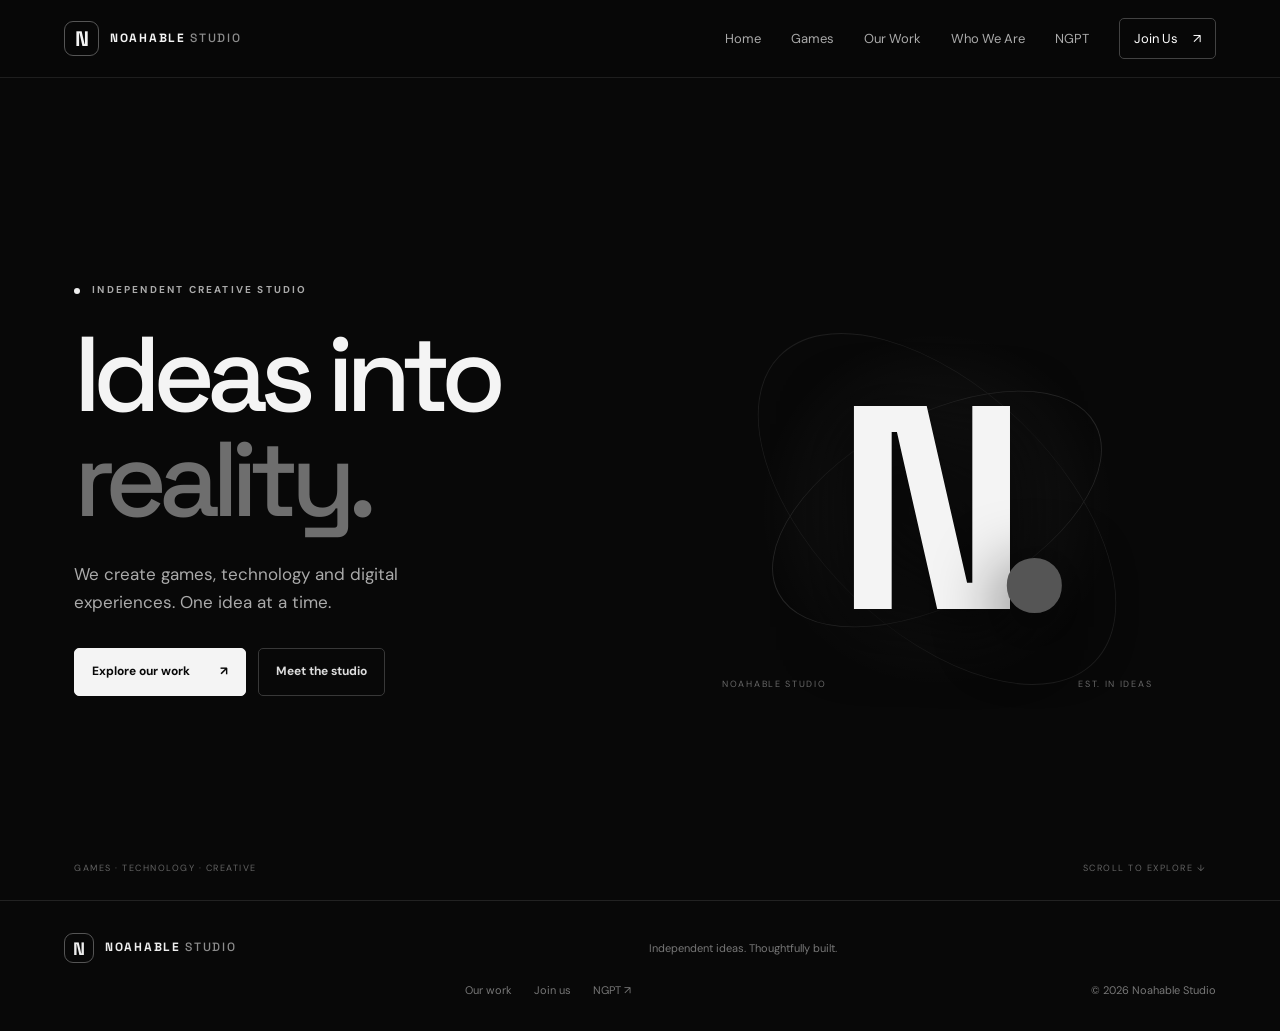
<file: index.html>
<!doctype html>
<html lang="en">
<head>
<meta charset="utf-8"><meta name="viewport" content="width=device-width, initial-scale=1"><meta name="theme-color" content="#080808">
<meta name="description" content="Noahable Studio creates games, software, and digital experiences. Discover our projects and NGPT.">
<title>Noahable Studio — Ideas into reality</title>
<link rel="icon" href="data:image/svg+xml,%3Csvg xmlns='http://www.w3.org/2000/svg' viewBox='0 0 64 64'%3E%3Crect width='64' height='64' rx='14' fill='%23080808'/%3E%3Cpath d='M17 47V17h7l16 19V17h7v30h-7L24 28v19z' fill='white'/%3E%3C/svg%3E">
<link rel="stylesheet" href="/styles.css"><script src="/app.js" defer></script>
</head>
<body>
<a class="skip-link" href="#main">Skip to content</a>
<header class="site-header">
<a class="brand" href="/" aria-label="Noahable Studio home"><span class="brand-mark">N</span><span class="brand-name">NOAHABLE <span>STUDIO</span></span></a>
<button class="menu-toggle" id="menuToggle" aria-label="Open navigation" aria-expanded="false">☰</button>
<nav class="main-nav" id="mainNav" aria-label="Main navigation">
<a href="/">Home</a><a href="/games">Games</a><a href="/work">Our Work</a><a href="/about">Who We Are</a><a href="/ngpt">NGPT</a><a class="nav-join" href="/join">Join Us <span aria-hidden="true">↗</span></a>
</nav></header>
<main id="main" tabindex="-1">
<section class="hero page-view" data-page="/">
<div class="hero-content"><p class="eyebrow"><span class="status-dot"></span> INDEPENDENT CREATIVE STUDIO</p><h1>Ideas into<br><span>reality.</span></h1><p class="hero-copy">We create games, technology and digital experiences. One idea at a time.</p><div class="hero-actions"><a class="button button-light" href="/work">Explore our work <span>↗</span></a><a class="button button-outline" href="/about">Meet the studio</a></div></div>
<div class="hero-art" aria-hidden="true"><div class="orbit orbit-one"></div><div class="orbit orbit-two"></div><div class="hero-monogram">N<span>.</span></div><div class="art-caption"><span>NOAHABLE STUDIO</span><span>EST. IN IDEAS</span></div></div>
<div class="hero-bottom"><span>GAMES · TECHNOLOGY · CREATIVE</span><span>SCROLL TO EXPLORE ↓</span></div>
</section>
<section class="section page-view" data-page="/games" hidden>
<div class="section-heading"><p class="eyebrow">01 / PLAY</p><h1>Games<span class="period">.</span></h1><p>Experiences built for curiosity, challenge and fun.</p></div>
<div class="notice-card"><span class="card-index">GAME LIBRARY</span><h2>More worlds are on the way.</h2><p>Our games collection is being put together. Check back as projects are ready to share.</p><span class="pill">UPDATES COMING SOON</span></div>
<div class="content-grid two"><article class="info-card"><span class="card-index">01 — DEVELOPMENT</span><h3>Roblox experiences</h3><p>Games and ideas made with Roblox Studio, with room for new worlds and experiments.</p><span class="text-muted">Project details will be added here.</span></article><article class="info-card"><span class="card-index">02 — WHAT'S NEXT</span><h3>Future releases</h3><p>We’ll share playable links, screenshots and release notes when each project is ready.</p><span class="text-muted">Stay tuned.</span></article></div>
</section>
<section class="section page-view" data-page="/work" hidden>
<div class="section-heading"><p class="eyebrow">02 / PROJECTS</p><h1>Our work<span class="period">.</span></h1><p>A growing collection of things we’re building.</p></div>
<div class="project-list">
<article class="project-row"><div class="project-number">01</div><div class="project-main"><span class="pill">AI · TECHNOLOGY</span><h2>NGPT</h2><p>A free AI assistant project focused on useful tools, conversations and creative possibilities.</p><a class="text-link" href="https://ngptai010.vercel.app" target="_blank" rel="noopener noreferrer">Visit NGPT <span>↗</span></a></div><div class="project-symbol">N<span>.</span></div></article>
<article class="project-row"><div class="project-number">02</div><div class="project-main"><span class="pill">GAMES</span><h2>Roblox projects</h2><p>Game concepts and experiences developed under the Noahable Studio name.</p><span class="text-muted">More details coming soon.</span></div><div class="project-symbol symbol-outline">▧</div></article>
<article class="project-row"><div class="project-number">03</div><div class="project-main"><span class="pill">WEB · DESIGN</span><h2>Noahable Studio website</h2><p>Our home on the web: one place for projects, studio news and opportunities to join.</p><span class="text-muted">You’re looking at it.</span></div><div class="project-symbol symbol-outline">↗</div></article>
</div></section>
<section class="section page-view" data-page="/about" hidden>
<div class="section-heading"><p class="eyebrow">03 / THE STUDIO</p><h1>Who we are<span class="period">.</span></h1><p>Small team. Big ideas. Always learning.</p></div>
<div class="about-feature"><p class="large-statement">Noahable Studio is a creative studio for <span>games, technology and ideas</span> that deserve to be built.</p><p>We started with game development and are growing into more kinds of projects, including websites and AI-powered tools. We believe in experimenting, learning as we go and making things better with every update.</p></div>
<div class="content-grid three"><article class="info-card"><span class="card-index">01 / OUR FOCUS</span><h3>Build</h3><p>Turn interesting ideas into real projects, from games to software.</p></article><article class="info-card"><span class="card-index">02 / OUR METHOD</span><h3>Test</h3><p>Try things, find bugs, listen to feedback and keep improving.</p></article><article class="info-card"><span class="card-index">03 / OUR FUTURE</span><h3>Grow</h3><p>Welcome collaborators and explore new creative possibilities.</p></article></div>
<div class="team-note"><span class="pill">OUR TEAM</span><h2>People and AI, working together.</h2><p>Our human team brings ideas, decisions and real-world testing. AI assistants can support research, planning, coding and brainstorming. AI tools are helpers—not human employees.</p><a class="text-link" href="/join">Interested in joining? <span>↗</span></a></div>
</section>
<section class="section page-view" data-page="/ngpt" hidden>
<div class="ngpt-hero"><div><p class="eyebrow">04 / A NOAHABLE STUDIO PROJECT</p><h1>Introducing<br>NGPT<span class="period">.</span></h1><p class="section-lead">Your free AI assistant. A project built to make AI tools more accessible and useful.</p><a class="button button-light" href="https://ngptai010.vercel.app" target="_blank" rel="noopener noreferrer">Try NGPT <span>↗</span></a></div><div class="ngpt-mark" aria-hidden="true">N<span>G</span></div></div>
<div class="section-heading compact"><p class="eyebrow">MADE TO EXPLORE</p><h2>One project. Many possibilities.</h2><p>Explore NGPT on its own website.</p></div>
<div class="content-grid three"><article class="info-card"><span class="feature-icon">↗</span><h3>Web search</h3><p>Explore information and discover things across the web.</p></article><article class="info-card"><span class="feature-icon">✳</span><h3>Creative tools</h3><p>Tools for exploring ideas and making new things.</p></article><article class="info-card"><span class="feature-icon">◎</span><h3>AI conversations</h3><p>Ask questions, work through ideas and get help with tasks.</p></article></div><p class="fine-print">Features can change as NGPT develops. Visit NGPT for the current experience and availability.</p>
</section>
<section class="section page-view" data-page="/join" hidden>
<div class="section-heading"><p class="eyebrow">05 / JOIN THE STUDIO</p><h1>Make things<br>with us<span class="period">.</span></h1><p>We’re looking for people who want to learn, create, test and help bring projects to life.</p></div>
<div class="content-grid two join-roles"><article class="info-card"><span class="role-symbol">⌕</span><h3>Testers</h3><p>Try games and features, spot bugs, explain what happened and share ideas to improve the experience.</p><span class="pill">TEST · REPORT · IMPROVE</span></article><article class="info-card"><span class="role-symbol">⌘</span><h3>Developers</h3><p>Help build games, websites or software. Beginners who are keen to learn can tell us about their interests too.</p><span class="pill">BUILD · LEARN · CREATE</span></article><article class="info-card"><span class="role-symbol">✳</span><h3>Creative collaborators</h3><p>Share ideas, design concepts and ways to make our projects better.</p><span class="pill">IDEAS WELCOME</span></article><article class="info-card"><span class="role-symbol">◎</span><h3>AI tools testers</h3><p>Try NGPT features, report problems and suggest what we should improve next.</p><span class="pill">HELP US IMPROVE</span></article></div>
<div class="apply-panel"><div><p class="eyebrow">READY TO APPLY?</p><h2>Tell us about yourself.</h2><p>Use our team application form. Applications are reviewed before anyone is invited to join.</p></div><a class="button button-light" href="https://docs.google.com/forms/d/e/1FAIpQLSdCYdb2_eNAdUmjBmsUp_ORsNsLfmXKfbY-z1wW_PODCaMjqQ/viewform?usp=publish-editor" target="_blank" rel="noopener noreferrer">Open application form <span>↗</span></a></div>
<p class="fine-print">Please don’t submit passwords, home addresses or other sensitive information. Only share details you’re comfortable providing.</p>
</section>
</main>
<footer class="site-footer"><a class="brand footer-brand" href="/"><span class="brand-mark">N</span><span class="brand-name">NOAHABLE <span>STUDIO</span></span></a><p>Independent ideas. Thoughtfully built.</p><div class="footer-links"><a href="/work">Our work</a><a href="/join">Join us</a><a href="https://ngptai010.vercel.app" target="_blank" rel="noopener noreferrer">NGPT ↗</a></div><span class="copyright">© <span id="year"></span> Noahable Studio</span></footer>
</body></html>
</file>
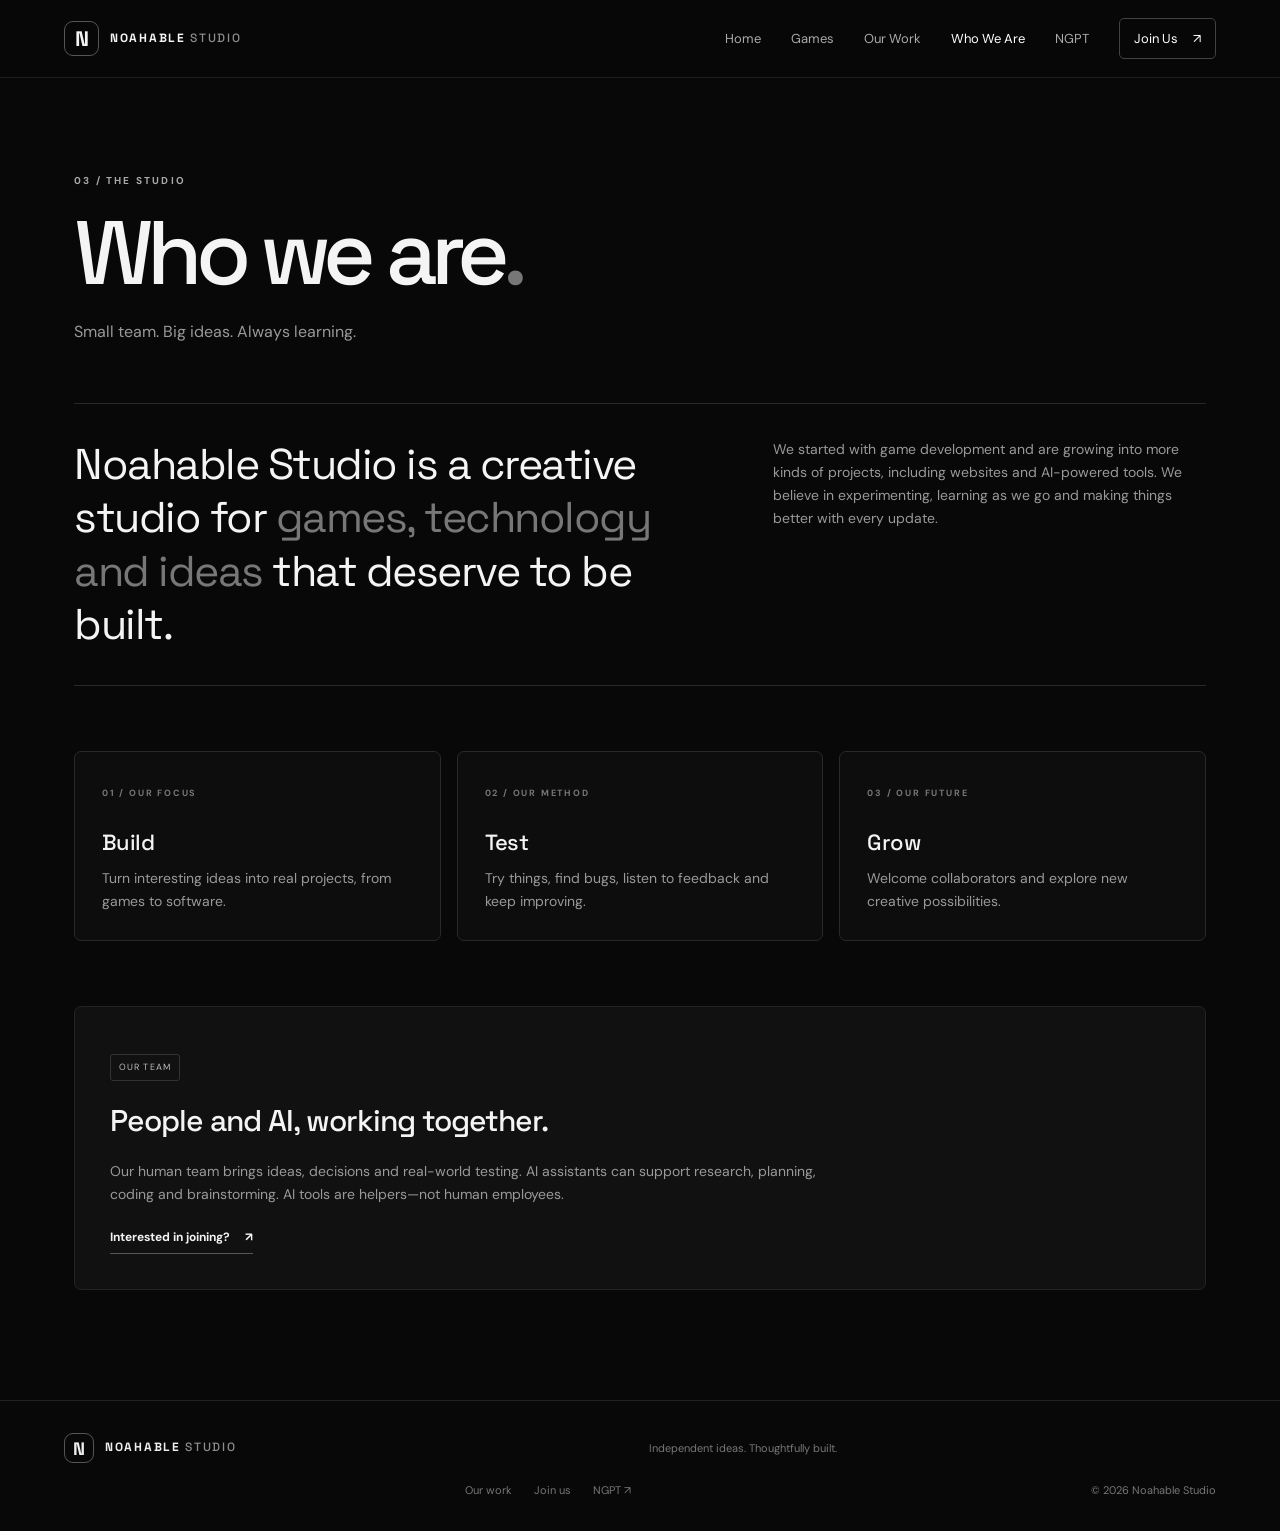
<file: about/index.html>
<!doctype html>
<html lang="en">
<head>
<meta charset="utf-8"><meta name="viewport" content="width=device-width, initial-scale=1"><meta name="theme-color" content="#080808">
<meta name="description" content="Learn about Noahable Studio and its people-and-AI approach."><title>Who We Are — Noahable Studio</title>
<link rel="icon" href="data:image/svg+xml,%3Csvg xmlns='http://www.w3.org/2000/svg' viewBox='0 0 64 64'%3E%3Crect width='64' height='64' rx='14' fill='%23080808'/%3E%3Cpath d='M17 47V17h7l16 19V17h7v30h-7L24 28v19z' fill='white'/%3E%3C/svg%3E">
<link rel="stylesheet" href="/styles.css">
</head>
<body>
<a class="skip-link" href="#main">Skip to content</a>
<header class="site-header">
<a class="brand" href="/" aria-label="Noahable Studio home"><span class="brand-mark">N</span><span class="brand-name">NOAHABLE <span>STUDIO</span></span></a>
<button class="menu-toggle" id="menuToggle" aria-label="Open navigation" aria-expanded="false">☰</button>
<nav class="main-nav" id="mainNav" aria-label="Main navigation">
<a href="/">Home</a><a href="/games/" >Games</a><a href="/work/" >Our Work</a><a href="/about/" aria-current="page">Who We Are</a><a href="/ngpt/" >NGPT</a><a class="nav-join" href="/join/" >Join Us <span aria-hidden="true">↗</span></a>
</nav></header>
<main id="main" tabindex="-1">
<section class="section">
<div class="section-heading"><p class="eyebrow">03 / THE STUDIO</p><h1>Who we are<span class="period">.</span></h1><p>Small team. Big ideas. Always learning.</p></div>
<div class="about-feature"><p class="large-statement">Noahable Studio is a creative studio for <span>games, technology and ideas</span> that deserve to be built.</p><p>We started with game development and are growing into more kinds of projects, including websites and AI-powered tools. We believe in experimenting, learning as we go and making things better with every update.</p></div>
<div class="content-grid three"><article class="info-card"><span class="card-index">01 / OUR FOCUS</span><h3>Build</h3><p>Turn interesting ideas into real projects, from games to software.</p></article><article class="info-card"><span class="card-index">02 / OUR METHOD</span><h3>Test</h3><p>Try things, find bugs, listen to feedback and keep improving.</p></article><article class="info-card"><span class="card-index">03 / OUR FUTURE</span><h3>Grow</h3><p>Welcome collaborators and explore new creative possibilities.</p></article></div>
<div class="team-note"><span class="pill">OUR TEAM</span><h2>People and AI, working together.</h2><p>Our human team brings ideas, decisions and real-world testing. AI assistants can support research, planning, coding and brainstorming. AI tools are helpers—not human employees.</p><a class="text-link" href="/join/">Interested in joining? <span>↗</span></a></div>
</section>
</main>
<footer class="site-footer"><a class="brand footer-brand" href="/"><span class="brand-mark">N</span><span class="brand-name">NOAHABLE <span>STUDIO</span></span></a><p>Independent ideas. Thoughtfully built.</p><div class="footer-links"><a href="/work/">Our work</a><a href="/join/">Join us</a><a href="https://ngptai010.vercel.app" target="_blank" rel="noopener noreferrer">NGPT ↗</a></div><span class="copyright">© <span id="year"></span> Noahable Studio</span></footer>
<script>
(()=>{const nav=document.getElementById('mainNav'),toggle=document.getElementById('menuToggle');toggle.addEventListener('click',()=>{const open=nav.classList.toggle('open');toggle.setAttribute('aria-expanded',String(open));toggle.setAttribute('aria-label',open?'Close navigation':'Open navigation')});document.getElementById('year').textContent=new Date().getFullYear()})();
</script>
</body></html>
</file>
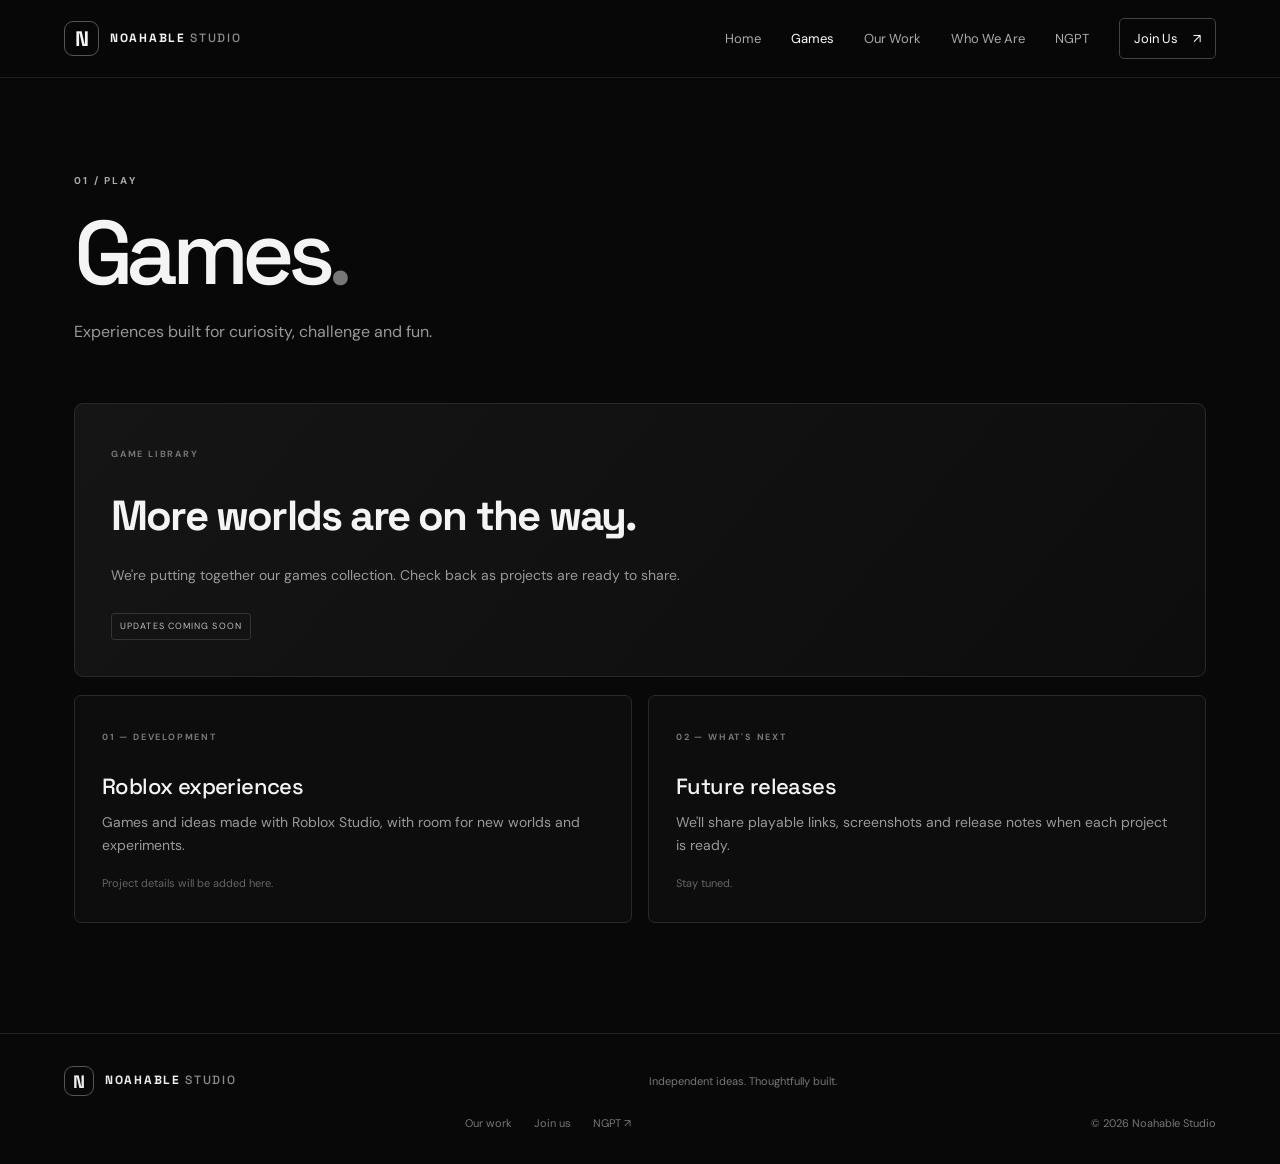
<file: games/index.html>
<!doctype html>
<html lang="en">
<head>
<meta charset="utf-8"><meta name="viewport" content="width=device-width, initial-scale=1"><meta name="theme-color" content="#080808">
<meta name="description" content="Explore games and experiences from Noahable Studio."><title>Games — Noahable Studio</title>
<link rel="icon" href="data:image/svg+xml,%3Csvg xmlns='http://www.w3.org/2000/svg' viewBox='0 0 64 64'%3E%3Crect width='64' height='64' rx='14' fill='%23080808'/%3E%3Cpath d='M17 47V17h7l16 19V17h7v30h-7L24 28v19z' fill='white'/%3E%3C/svg%3E">
<link rel="stylesheet" href="/styles.css">
</head>
<body>
<a class="skip-link" href="#main">Skip to content</a>
<header class="site-header">
<a class="brand" href="/" aria-label="Noahable Studio home"><span class="brand-mark">N</span><span class="brand-name">NOAHABLE <span>STUDIO</span></span></a>
<button class="menu-toggle" id="menuToggle" aria-label="Open navigation" aria-expanded="false">☰</button>
<nav class="main-nav" id="mainNav" aria-label="Main navigation">
<a href="/">Home</a><a href="/games/" aria-current="page">Games</a><a href="/work/" >Our Work</a><a href="/about/" >Who We Are</a><a href="/ngpt/" >NGPT</a><a class="nav-join" href="/join/" >Join Us <span aria-hidden="true">↗</span></a>
</nav></header>
<main id="main" tabindex="-1">
<section class="section">
<div class="section-heading"><p class="eyebrow">01 / PLAY</p><h1>Games<span class="period">.</span></h1><p>Experiences built for curiosity, challenge and fun.</p></div>
<div class="notice-card"><span class="card-index">GAME LIBRARY</span><h2>More worlds are on the way.</h2><p>We're putting together our games collection. Check back as projects are ready to share.</p><span class="pill">UPDATES COMING SOON</span></div>
<div class="content-grid two"><article class="info-card"><span class="card-index">01 — DEVELOPMENT</span><h3>Roblox experiences</h3><p>Games and ideas made with Roblox Studio, with room for new worlds and experiments.</p><span class="text-muted">Project details will be added here.</span></article><article class="info-card"><span class="card-index">02 — WHAT'S NEXT</span><h3>Future releases</h3><p>We'll share playable links, screenshots and release notes when each project is ready.</p><span class="text-muted">Stay tuned.</span></article></div>
</section>
</main>
<footer class="site-footer"><a class="brand footer-brand" href="/"><span class="brand-mark">N</span><span class="brand-name">NOAHABLE <span>STUDIO</span></span></a><p>Independent ideas. Thoughtfully built.</p><div class="footer-links"><a href="/work/">Our work</a><a href="/join/">Join us</a><a href="https://ngptai010.vercel.app" target="_blank" rel="noopener noreferrer">NGPT ↗</a></div><span class="copyright">© <span id="year"></span> Noahable Studio</span></footer>
<script>
(()=>{const nav=document.getElementById('mainNav'),toggle=document.getElementById('menuToggle');toggle.addEventListener('click',()=>{const open=nav.classList.toggle('open');toggle.setAttribute('aria-expanded',String(open));toggle.setAttribute('aria-label',open?'Close navigation':'Open navigation')});document.getElementById('year').textContent=new Date().getFullYear()})();
</script>
</body></html>
</file>
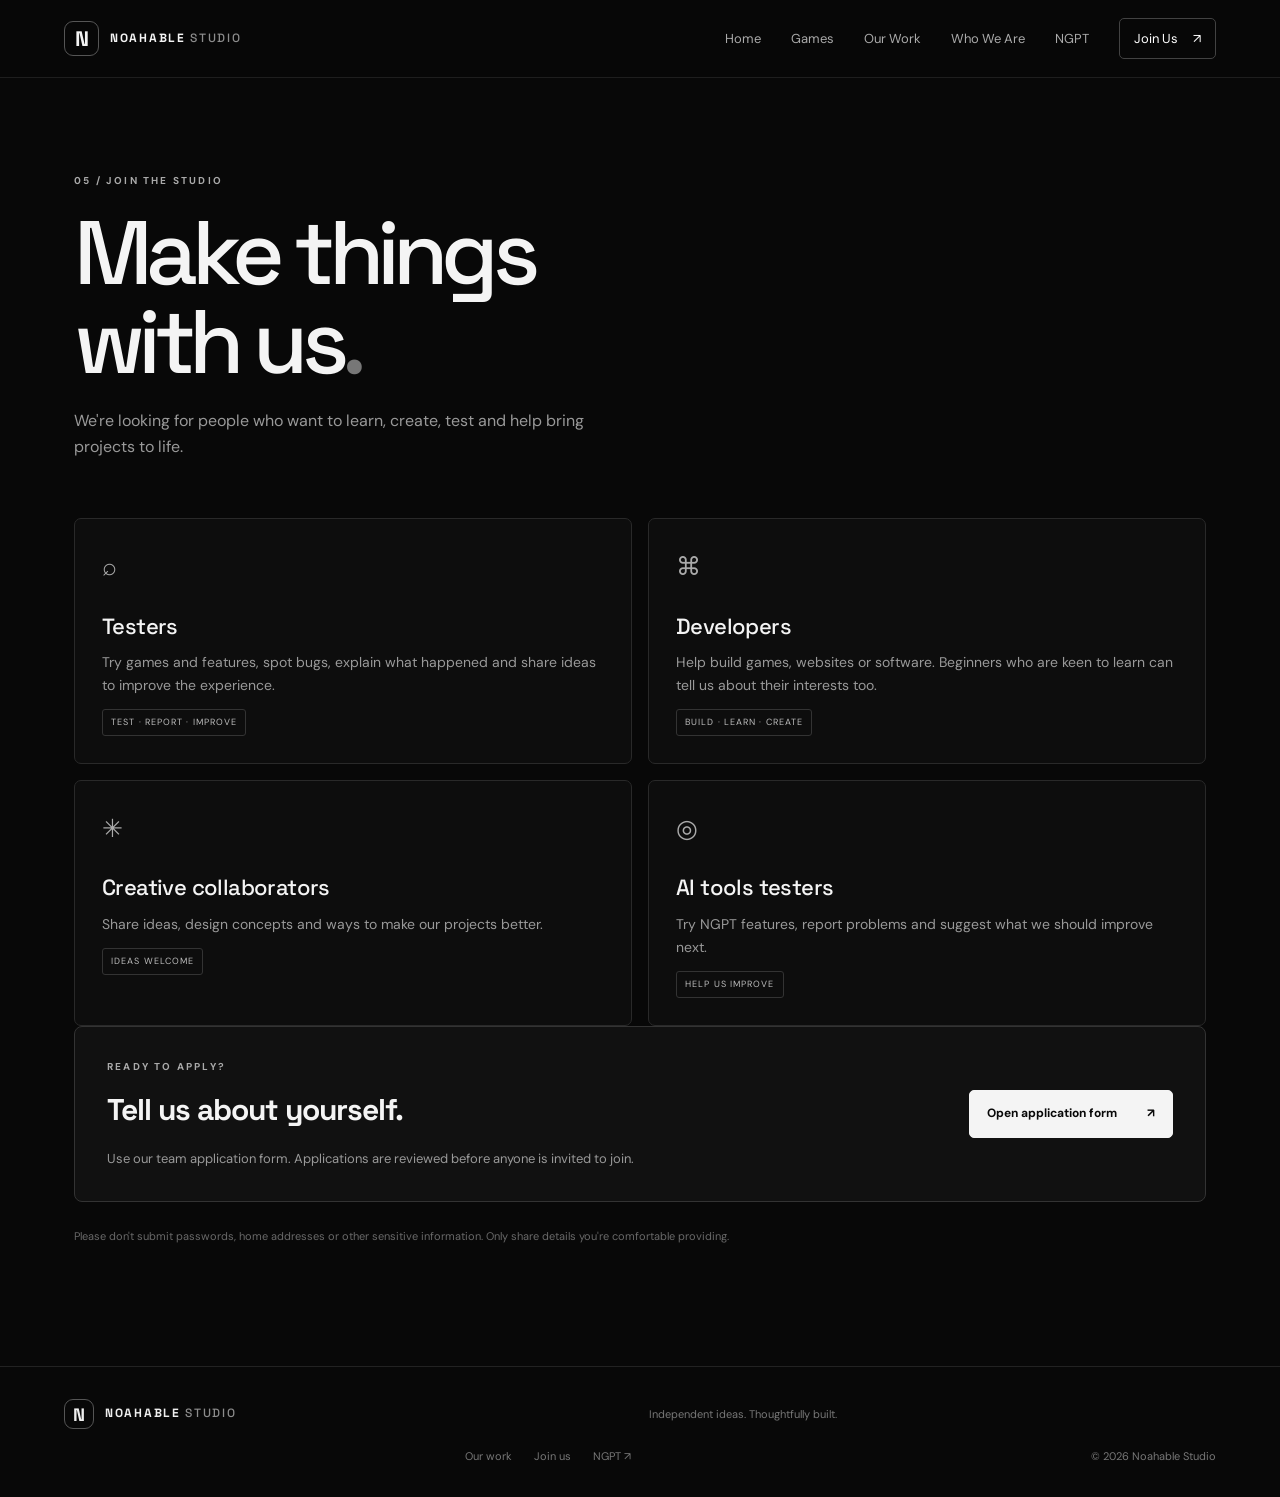
<file: join/index.html>
<!doctype html>
<html lang="en">
<head>
<meta charset="utf-8"><meta name="viewport" content="width=device-width, initial-scale=1"><meta name="theme-color" content="#080808">
<meta name="description" content="Apply to become a tester, developer or creative collaborator at Noahable Studio."><title>Join Us — Noahable Studio</title>
<link rel="icon" href="data:image/svg+xml,%3Csvg xmlns='http://www.w3.org/2000/svg' viewBox='0 0 64 64'%3E%3Crect width='64' height='64' rx='14' fill='%23080808'/%3E%3Cpath d='M17 47V17h7l16 19V17h7v30h-7L24 28v19z' fill='white'/%3E%3C/svg%3E">
<link rel="stylesheet" href="/styles.css">
</head>
<body>
<a class="skip-link" href="#main">Skip to content</a>
<header class="site-header">
<a class="brand" href="/" aria-label="Noahable Studio home"><span class="brand-mark">N</span><span class="brand-name">NOAHABLE <span>STUDIO</span></span></a>
<button class="menu-toggle" id="menuToggle" aria-label="Open navigation" aria-expanded="false">☰</button>
<nav class="main-nav" id="mainNav" aria-label="Main navigation">
<a href="/">Home</a><a href="/games/" >Games</a><a href="/work/" >Our Work</a><a href="/about/" >Who We Are</a><a href="/ngpt/" >NGPT</a><a class="nav-join" href="/join/" aria-current="page">Join Us <span aria-hidden="true">↗</span></a>
</nav></header>
<main id="main" tabindex="-1">
<section class="section">
<div class="section-heading"><p class="eyebrow">05 / JOIN THE STUDIO</p><h1>Make things<br>with us<span class="period">.</span></h1><p>We're looking for people who want to learn, create, test and help bring projects to life.</p></div>
<div class="content-grid two join-roles"><article class="info-card"><span class="role-symbol">⌕</span><h3>Testers</h3><p>Try games and features, spot bugs, explain what happened and share ideas to improve the experience.</p><span class="pill">TEST · REPORT · IMPROVE</span></article><article class="info-card"><span class="role-symbol">⌘</span><h3>Developers</h3><p>Help build games, websites or software. Beginners who are keen to learn can tell us about their interests too.</p><span class="pill">BUILD · LEARN · CREATE</span></article><article class="info-card"><span class="role-symbol">✳</span><h3>Creative collaborators</h3><p>Share ideas, design concepts and ways to make our projects better.</p><span class="pill">IDEAS WELCOME</span></article><article class="info-card"><span class="role-symbol">◎</span><h3>AI tools testers</h3><p>Try NGPT features, report problems and suggest what we should improve next.</p><span class="pill">HELP US IMPROVE</span></article></div>
<div class="apply-panel"><div><p class="eyebrow">READY TO APPLY?</p><h2>Tell us about yourself.</h2><p>Use our team application form. Applications are reviewed before anyone is invited to join.</p></div><a class="button button-light" href="https://docs.google.com/forms/d/e/1FAIpQLSdCYdb2_eNAdUmjBmsUp_ORsNsLfmXKfbY-z1wW_PODCaMjqQ/viewform?usp=publish-editor" target="_blank" rel="noopener noreferrer">Open application form <span>↗</span></a></div>
<p class="fine-print">Please don't submit passwords, home addresses or other sensitive information. Only share details you're comfortable providing.</p>
</section>
</main>
<footer class="site-footer"><a class="brand footer-brand" href="/"><span class="brand-mark">N</span><span class="brand-name">NOAHABLE <span>STUDIO</span></span></a><p>Independent ideas. Thoughtfully built.</p><div class="footer-links"><a href="/work/">Our work</a><a href="/join/">Join us</a><a href="https://ngptai010.vercel.app" target="_blank" rel="noopener noreferrer">NGPT ↗</a></div><span class="copyright">© <span id="year"></span> Noahable Studio</span></footer>
<script>
(()=>{const nav=document.getElementById('mainNav'),toggle=document.getElementById('menuToggle');toggle.addEventListener('click',()=>{const open=nav.classList.toggle('open');toggle.setAttribute('aria-expanded',String(open));toggle.setAttribute('aria-label',open?'Close navigation':'Open navigation')});document.getElementById('year').textContent=new Date().getFullYear()})();
</script>
</body></html>
</file>
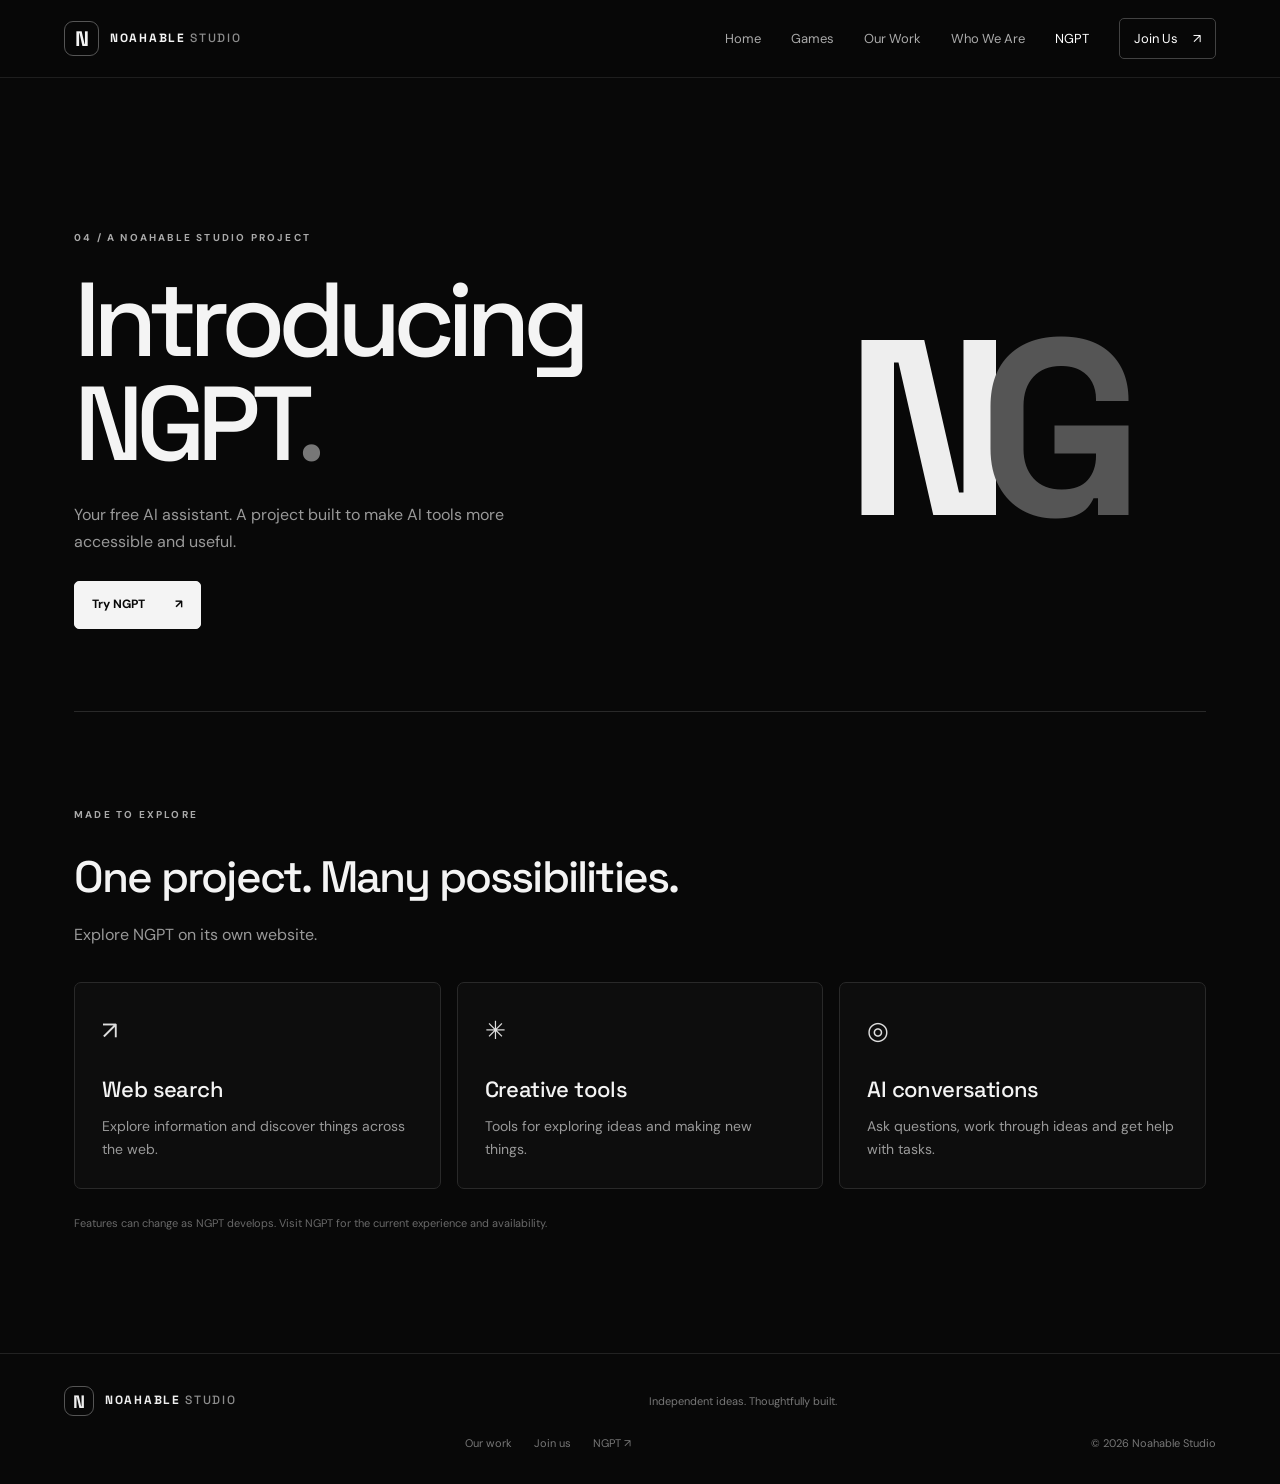
<file: ngpt/index.html>
<!doctype html>
<html lang="en">
<head>
<meta charset="utf-8"><meta name="viewport" content="width=device-width, initial-scale=1"><meta name="theme-color" content="#080808">
<meta name="description" content="Meet NGPT, the free AI assistant project from Noahable Studio."><title>Introducing NGPT — Noahable Studio</title>
<link rel="icon" href="data:image/svg+xml,%3Csvg xmlns='http://www.w3.org/2000/svg' viewBox='0 0 64 64'%3E%3Crect width='64' height='64' rx='14' fill='%23080808'/%3E%3Cpath d='M17 47V17h7l16 19V17h7v30h-7L24 28v19z' fill='white'/%3E%3C/svg%3E">
<link rel="stylesheet" href="/styles.css">
</head>
<body>
<a class="skip-link" href="#main">Skip to content</a>
<header class="site-header">
<a class="brand" href="/" aria-label="Noahable Studio home"><span class="brand-mark">N</span><span class="brand-name">NOAHABLE <span>STUDIO</span></span></a>
<button class="menu-toggle" id="menuToggle" aria-label="Open navigation" aria-expanded="false">☰</button>
<nav class="main-nav" id="mainNav" aria-label="Main navigation">
<a href="/">Home</a><a href="/games/" >Games</a><a href="/work/" >Our Work</a><a href="/about/" >Who We Are</a><a href="/ngpt/" aria-current="page">NGPT</a><a class="nav-join" href="/join/" >Join Us <span aria-hidden="true">↗</span></a>
</nav></header>
<main id="main" tabindex="-1">
<section class="section">
<div class="ngpt-hero"><div><p class="eyebrow">04 / A NOAHABLE STUDIO PROJECT</p><h1>Introducing<br>NGPT<span class="period">.</span></h1><p class="section-lead">Your free AI assistant. A project built to make AI tools more accessible and useful.</p><a class="button button-light" href="https://ngptai010.vercel.app" target="_blank" rel="noopener noreferrer">Try NGPT <span>↗</span></a></div><div class="ngpt-mark" aria-hidden="true">N<span>G</span></div></div>
<div class="section-heading compact"><p class="eyebrow">MADE TO EXPLORE</p><h2>One project. Many possibilities.</h2><p>Explore NGPT on its own website.</p></div>
<div class="content-grid three"><article class="info-card"><span class="feature-icon">↗</span><h3>Web search</h3><p>Explore information and discover things across the web.</p></article><article class="info-card"><span class="feature-icon">✳</span><h3>Creative tools</h3><p>Tools for exploring ideas and making new things.</p></article><article class="info-card"><span class="feature-icon">◎</span><h3>AI conversations</h3><p>Ask questions, work through ideas and get help with tasks.</p></article></div><p class="fine-print">Features can change as NGPT develops. Visit NGPT for the current experience and availability.</p>
</section>
</main>
<footer class="site-footer"><a class="brand footer-brand" href="/"><span class="brand-mark">N</span><span class="brand-name">NOAHABLE <span>STUDIO</span></span></a><p>Independent ideas. Thoughtfully built.</p><div class="footer-links"><a href="/work/">Our work</a><a href="/join/">Join us</a><a href="https://ngptai010.vercel.app" target="_blank" rel="noopener noreferrer">NGPT ↗</a></div><span class="copyright">© <span id="year"></span> Noahable Studio</span></footer>
<script>
(()=>{const nav=document.getElementById('mainNav'),toggle=document.getElementById('menuToggle');toggle.addEventListener('click',()=>{const open=nav.classList.toggle('open');toggle.setAttribute('aria-expanded',String(open));toggle.setAttribute('aria-label',open?'Close navigation':'Open navigation')});document.getElementById('year').textContent=new Date().getFullYear()})();
</script>
</body></html>
</file>
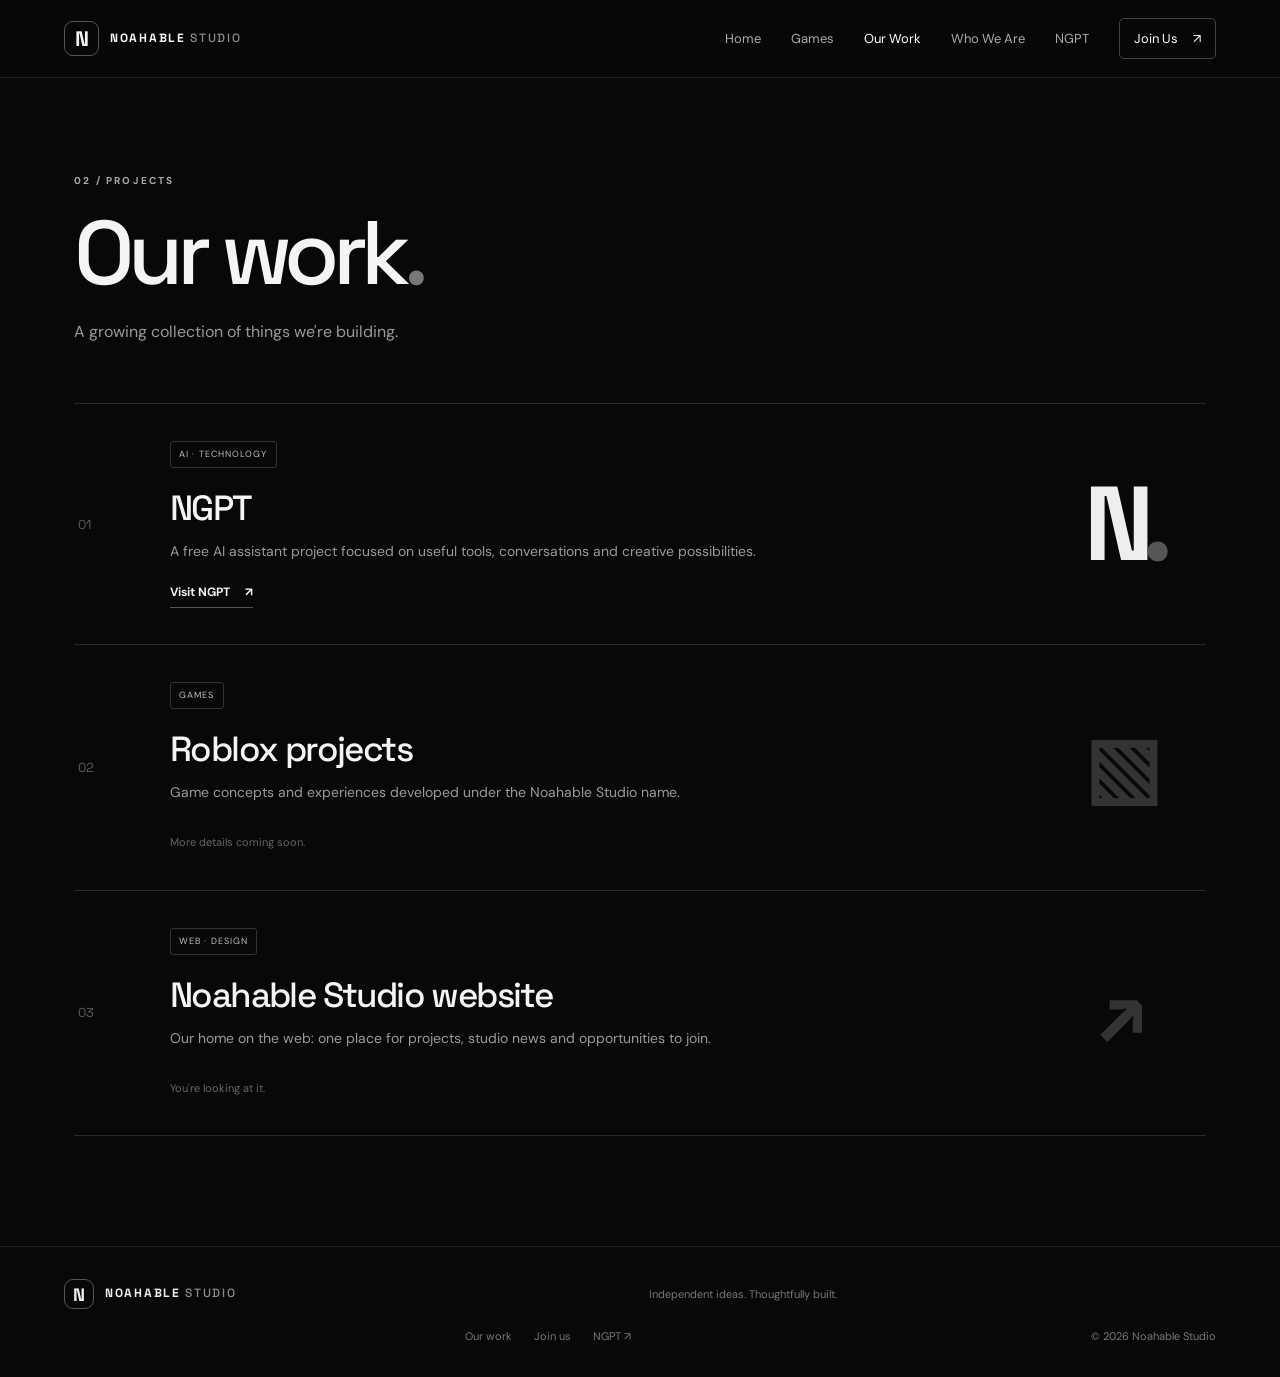
<file: work/index.html>
<!doctype html>
<html lang="en">
<head>
<meta charset="utf-8"><meta name="viewport" content="width=device-width, initial-scale=1"><meta name="theme-color" content="#080808">
<meta name="description" content="Discover projects from Noahable Studio, including NGPT."><title>Our Work — Noahable Studio</title>
<link rel="icon" href="data:image/svg+xml,%3Csvg xmlns='http://www.w3.org/2000/svg' viewBox='0 0 64 64'%3E%3Crect width='64' height='64' rx='14' fill='%23080808'/%3E%3Cpath d='M17 47V17h7l16 19V17h7v30h-7L24 28v19z' fill='white'/%3E%3C/svg%3E">
<link rel="stylesheet" href="/styles.css">
</head>
<body>
<a class="skip-link" href="#main">Skip to content</a>
<header class="site-header">
<a class="brand" href="/" aria-label="Noahable Studio home"><span class="brand-mark">N</span><span class="brand-name">NOAHABLE <span>STUDIO</span></span></a>
<button class="menu-toggle" id="menuToggle" aria-label="Open navigation" aria-expanded="false">☰</button>
<nav class="main-nav" id="mainNav" aria-label="Main navigation">
<a href="/">Home</a><a href="/games/" >Games</a><a href="/work/" aria-current="page">Our Work</a><a href="/about/" >Who We Are</a><a href="/ngpt/" >NGPT</a><a class="nav-join" href="/join/" >Join Us <span aria-hidden="true">↗</span></a>
</nav></header>
<main id="main" tabindex="-1">
<section class="section">
<div class="section-heading"><p class="eyebrow">02 / PROJECTS</p><h1>Our work<span class="period">.</span></h1><p>A growing collection of things we're building.</p></div>
<div class="project-list">
<article class="project-row"><div class="project-number">01</div><div class="project-main"><span class="pill">AI · TECHNOLOGY</span><h2>NGPT</h2><p>A free AI assistant project focused on useful tools, conversations and creative possibilities.</p><a class="text-link" href="https://ngptai010.vercel.app" target="_blank" rel="noopener noreferrer">Visit NGPT <span>↗</span></a></div><div class="project-symbol">N<span>.</span></div></article>
<article class="project-row"><div class="project-number">02</div><div class="project-main"><span class="pill">GAMES</span><h2>Roblox projects</h2><p>Game concepts and experiences developed under the Noahable Studio name.</p><span class="text-muted">More details coming soon.</span></div><div class="project-symbol symbol-outline">▧</div></article>
<article class="project-row"><div class="project-number">03</div><div class="project-main"><span class="pill">WEB · DESIGN</span><h2>Noahable Studio website</h2><p>Our home on the web: one place for projects, studio news and opportunities to join.</p><span class="text-muted">You're looking at it.</span></div><div class="project-symbol symbol-outline">↗</div></article>
</div></section>
</main>
<footer class="site-footer"><a class="brand footer-brand" href="/"><span class="brand-mark">N</span><span class="brand-name">NOAHABLE <span>STUDIO</span></span></a><p>Independent ideas. Thoughtfully built.</p><div class="footer-links"><a href="/work/">Our work</a><a href="/join/">Join us</a><a href="https://ngptai010.vercel.app" target="_blank" rel="noopener noreferrer">NGPT ↗</a></div><span class="copyright">© <span id="year"></span> Noahable Studio</span></footer>
<script>
(()=>{const nav=document.getElementById('mainNav'),toggle=document.getElementById('menuToggle');toggle.addEventListener('click',()=>{const open=nav.classList.toggle('open');toggle.setAttribute('aria-expanded',String(open));toggle.setAttribute('aria-label',open?'Close navigation':'Open navigation')});document.getElementById('year').textContent=new Date().getFullYear()})();
</script>
</body></html>
</file>
<file: styles.css>
@import url('https://fonts.googleapis.com/css2?family=DM+Sans:wght@400;500;600;700&family=Space+Grotesk:wght@400;500;600;700&display=swap');
:root{color-scheme:dark;--bg:#080808;--panel:#111;--line:#292929;--text:#f4f4f4;--muted:#969696;--max:1180px}*{box-sizing:border-box}html{scroll-behavior:smooth;background:var(--bg)}body{margin:0;background:var(--bg);color:var(--text);font-family:'DM Sans',Arial,sans-serif;font-size:15px;line-height:1.65;-webkit-font-smoothing:antialiased}a{color:inherit;text-decoration:none}button{font:inherit}.skip-link{position:absolute;left:-9999px;top:8px;z-index:100;background:white;color:black;padding:10px 16px}.skip-link:focus{left:8px}.site-header{height:78px;padding:0 max(5vw,24px);display:flex;align-items:center;justify-content:space-between;border-bottom:1px solid #1e1e1e;background:rgba(8,8,8,.92);position:sticky;top:0;z-index:20;backdrop-filter:blur(16px)}.brand{display:inline-flex;align-items:center;gap:11px}.brand-mark{display:grid;place-items:center;width:35px;height:35px;border:1px solid #555;border-radius:9px;font-family:'Space Grotesk',sans-serif;font-weight:700;font-size:21px}.brand-name{font-family:'Space Grotesk',sans-serif;font-size:12px;font-weight:700;letter-spacing:1.7px}.brand-name span{color:#8c8c8c;font-weight:500}.main-nav{display:flex;align-items:center;gap:30px}.main-nav a{font-size:13px;color:#aaa;transition:color .2s}.main-nav a:hover,.main-nav a[aria-current=page]{color:white}.main-nav .nav-join{color:#fff;border:1px solid #424242;padding:9px 14px;border-radius:5px}.nav-join span,.button span,.text-link span{margin-left:12px}.menu-toggle{display:none;background:transparent;color:white;border:1px solid var(--line);border-radius:5px;padding:7px 11px;font-size:20px}.page-view[hidden]{display:none!important}
.hero{min-height:calc(100svh - 78px);max-width:var(--max);margin:auto;padding:105px 24px 65px;display:grid;grid-template-columns:1.05fr .95fr;align-items:center;position:relative}.hero-content{position:relative;z-index:2;padding-bottom:40px}.eyebrow{font-size:10px;letter-spacing:2.2px;font-weight:700;color:#aaa;margin:0 0 23px}.status-dot{display:inline-block;width:6px;height:6px;border-radius:50%;background:#eee;margin-right:8px;vertical-align:middle}.hero h1,.section-heading h1,.ngpt-hero h1{font-family:'Space Grotesk',sans-serif;font-size:clamp(62px,8.3vw,112px);line-height:.99;letter-spacing:-.075em;margin:0;font-weight:500}.hero h1 span{color:#6e6e6e}.hero-copy{font-size:17px;max-width:420px;color:#aaa;margin:28px 0 32px}.hero-actions{display:flex;gap:12px;flex-wrap:wrap}.button{display:inline-flex;align-items:center;justify-content:space-between;gap:18px;padding:13px 17px;border-radius:5px;font-size:12px;font-weight:700;transition:transform .2s,background .2s,border-color .2s}.button:hover{transform:translateY(-2px)}.button-light{background:#f4f4f4;color:#080808;border:1px solid #f4f4f4}.button-light:hover{background:#dcdcdc}.button-outline{border:1px solid #383838;color:#ddd}.button-outline:hover{border-color:#777}.hero-art{height:450px;display:grid;place-items:center;position:relative;overflow:hidden}.hero-art:before{content:'';position:absolute;width:360px;height:360px;border-radius:50%;background:radial-gradient(circle,rgba(255,255,255,.075),rgba(255,255,255,0) 70%)}.hero-monogram{font-family:'Space Grotesk',sans-serif;font-size:clamp(170px,24vw,290px);font-weight:700;line-height:1;letter-spacing:-.13em;position:relative;text-shadow:0 18px 70px #000}.hero-monogram span,.project-symbol span,.ngpt-mark span{color:#555}.orbit{position:absolute;border:1px solid #262626;border-radius:50%;width:360px;height:360px;transform:rotate(-28deg) scaleY(.52)}.orbit-two{width:440px;height:440px;transform:rotate(44deg) scaleY(.55);border-color:#1d1d1d}.art-caption{position:absolute;bottom:42px;left:10%;right:10%;display:flex;justify-content:space-between;color:#686868;font-size:9px;letter-spacing:1.7px}.hero-bottom{position:absolute;bottom:24px;left:24px;right:24px;display:flex;justify-content:space-between;color:#646464;font-size:9px;letter-spacing:1.5px}
.section{max-width:var(--max);min-height:72vh;margin:auto;padding:95px 24px 110px}.section-heading{max-width:740px;margin-bottom:58px}.section-heading .eyebrow{margin-bottom:18px}.section-heading h1,.ngpt-hero h1{font-size:clamp(55px,8vw,90px)}.section-heading h1 .period,.period{color:#777}.section-heading>p:last-child{color:#999;font-size:16px;max-width:560px;margin-top:22px}.section-heading.compact{margin-top:95px;margin-bottom:34px}.section-heading.compact h2{font-family:'Space Grotesk',sans-serif;font-size:clamp(28px,4vw,44px);font-weight:500;letter-spacing:-1.8px;margin:0}.section-heading.compact>p:last-child{margin-top:8px}.notice-card{padding:36px;border:1px solid var(--line);background:linear-gradient(130deg,#151515,#0d0d0d);border-radius:9px;margin-bottom:18px}.card-index{font-size:9px;letter-spacing:1.8px;color:#777;font-weight:700}.notice-card h2{font-family:'Space Grotesk',sans-serif;font-size:clamp(28px,4vw,42px);letter-spacing:-1.8px;margin:16px 0 8px}.notice-card p,.info-card p{color:#999;font-size:14px;max-width:620px}.pill{display:inline-block;border:1px solid #333;border-radius:3px;padding:5px 8px;font-size:9px;letter-spacing:1.1px;color:#bdbdbd;margin-top:12px}.content-grid{display:grid;gap:16px}.content-grid.two{grid-template-columns:repeat(2,minmax(0,1fr))}.content-grid.three{grid-template-columns:repeat(3,minmax(0,1fr))}.info-card{padding:27px;border:1px solid var(--line);border-radius:7px;background:#0d0d0d;min-height:190px}.info-card h3{font-family:'Space Grotesk',sans-serif;font-size:22px;letter-spacing:-.6px;margin:20px 0 7px;font-weight:500}.info-card p{margin:0}.text-muted{display:inline-block;color:#656565;font-size:11px;margin-top:17px}.project-list{border-top:1px solid var(--line)}.project-row{display:grid;grid-template-columns:70px 1fr 160px;gap:22px;padding:36px 4px;border-bottom:1px solid var(--line);align-items:center}.project-number{font-family:'Space Grotesk',sans-serif;color:#5b5b5b;font-size:13px}.project-main h2{font-family:'Space Grotesk',sans-serif;font-size:35px;letter-spacing:-1.6px;font-weight:500;margin:12px 0 2px}.project-main p{color:#999;max-width:600px;margin:0 0 12px;font-size:14px}.project-main .pill{margin:0}.text-link{display:inline-block;font-size:12px;font-weight:700;border-bottom:1px solid #555;padding-bottom:5px;margin-top:8px}.project-symbol{font-family:'Space Grotesk',sans-serif;font-size:105px;line-height:1;text-align:center;font-weight:700;letter-spacing:-12px;color:#eee}.project-symbol.symbol-outline{color:#333;font-size:82px;letter-spacing:0}.about-feature{display:grid;grid-template-columns:1.2fr .8fr;gap:50px;align-items:start;margin:10px 0 65px;padding:34px 0;border-top:1px solid var(--line);border-bottom:1px solid var(--line)}.large-statement{font-family:'Space Grotesk',sans-serif;font-size:clamp(27px,4vw,43px);line-height:1.24;letter-spacing:-1.5px;margin:0}.large-statement span{color:#777}.about-feature>p:last-child{color:#999;margin:0;font-size:14px}.team-note{margin-top:65px;padding:35px;background:#111;border:1px solid #242424;border-radius:7px}.team-note h2{font-family:'Space Grotesk',sans-serif;font-weight:500;font-size:30px;letter-spacing:-1px;margin:15px 0 5px}.team-note p{color:#999;max-width:720px;font-size:14px}.ngpt-hero{display:grid;grid-template-columns:1fr .7fr;gap:20px;align-items:center;padding:50px 0 75px;border-bottom:1px solid var(--line)}.ngpt-hero h1{font-size:clamp(62px,9vw,105px)}.section-lead{color:#999;font-size:16px;max-width:460px;margin:25px 0 26px}.ngpt-mark{font-family:'Space Grotesk',sans-serif;font-size:clamp(120px,22vw,250px);font-weight:700;letter-spacing:-.14em;text-align:center;color:#eee}.feature-icon{font-size:25px;color:#ddd}.fine-print{font-size:11px;color:#696969;margin-top:25px}.role-symbol{font-family:'Space Grotesk',sans-serif;font-size:25px;color:#aaa}.apply-panel{padding:32px;border:1px solid #333;border-radius:8px;background:#111;display:flex;align-items:center;justify-content:space-between;gap:28px}.apply-panel .eyebrow{margin-bottom:10px}.apply-panel h2{font-family:'Space Grotesk',sans-serif;font-size:30px;letter-spacing:-1px;margin:0}.apply-panel p:not(.eyebrow){color:#999;font-size:13px;max-width:530px;margin-bottom:0}.apply-panel .button{flex-shrink:0}
.site-footer{border-top:1px solid #222;padding:32px max(5vw,24px);display:grid;grid-template-columns:1fr 1fr;gap:18px;align-items:center;color:#777;font-size:11px}.footer-brand{color:#eee}.site-footer>p{margin:0}.footer-links{display:flex;gap:22px;justify-content:flex-end}.footer-links a:hover{color:#fff}.copyright{justify-self:end}.footer-brand .brand-mark{width:30px;height:30px;font-size:18px}
@media(max-width:800px){.site-header{height:68px;padding:0 20px}.menu-toggle{display:block}.main-nav{display:none;position:absolute;left:0;right:0;top:68px;padding:14px 20px 22px;background:#090909;border-bottom:1px solid #282828;flex-direction:column;align-items:stretch;gap:0}.main-nav.open{display:flex}.main-nav a{padding:13px 4px;border-bottom:1px solid #1b1b1b}.main-nav .nav-join{margin-top:10px;padding:10px 12px;border:1px solid #333}.hero{min-height:auto;padding-top:82px;grid-template-columns:1fr}.hero h1{font-size:clamp(65px,15vw,105px)}.hero-art{height:300px;grid-row:1;opacity:.8;margin-bottom:10px}.hero-content{grid-row:2;padding-bottom:95px}.hero-bottom{font-size:8px;bottom:18px}.section{padding:72px 20px 85px}.content-grid.three,.content-grid.two{grid-template-columns:1fr}.about-feature{grid-template-columns:1fr;gap:22px}.ngpt-hero{grid-template-columns:1fr;padding-top:15px}.ngpt-mark{font-size:150px;grid-row:1}.ngpt-hero>div:first-child{grid-row:2}.project-row{grid-template-columns:34px 1fr 65px;gap:12px;padding:27px 0}.project-symbol{font-size:62px;letter-spacing:-7px}.project-symbol.symbol-outline{font-size:52px}.project-main h2{font-size:28px}.apply-panel{align-items:flex-start;flex-direction:column}.site-footer{grid-template-columns:1fr;gap:14px;padding:28px 20px}.footer-links{justify-content:flex-start;flex-wrap:wrap}.copyright{justify-self:start}.footer-brand{width:max-content}}
@media(prefers-reduced-motion:reduce){*,*::before,*::after{scroll-behavior:auto!important;transition:none!important;animation:none!important}}
</file>
